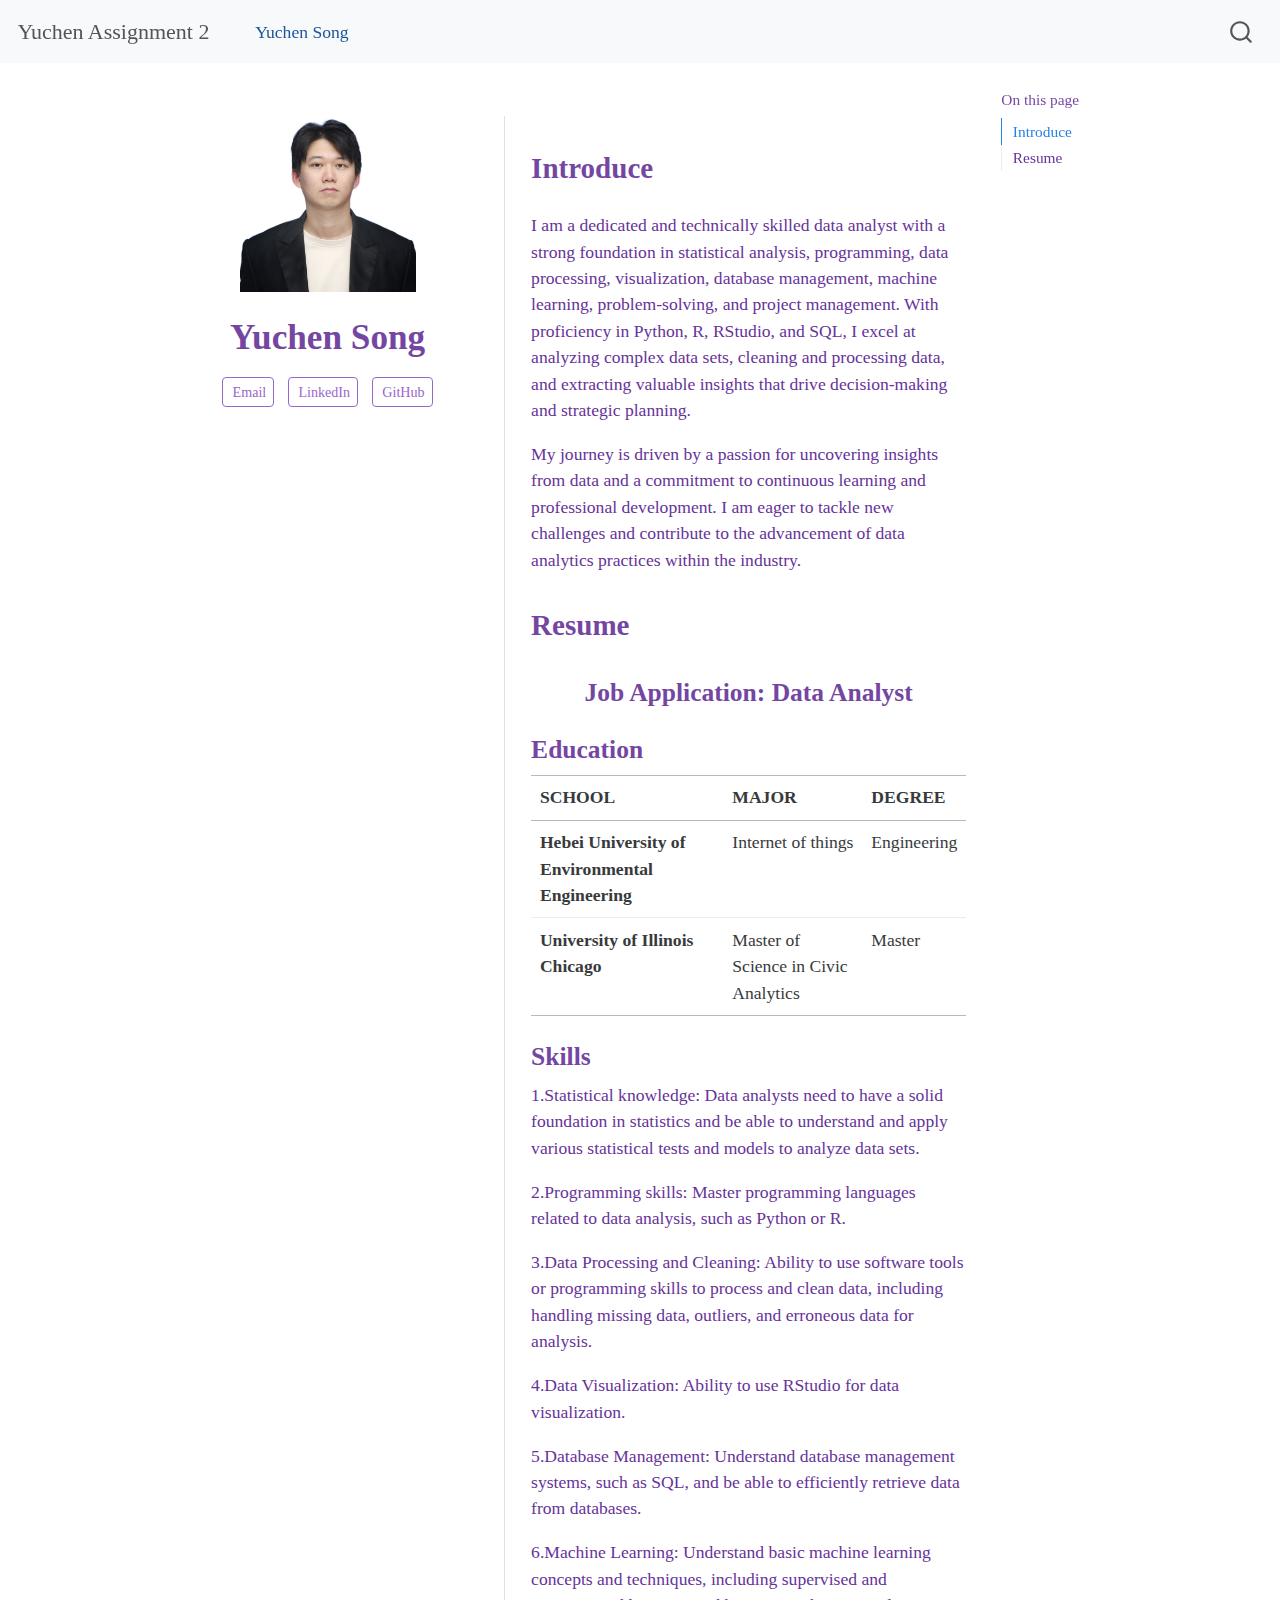
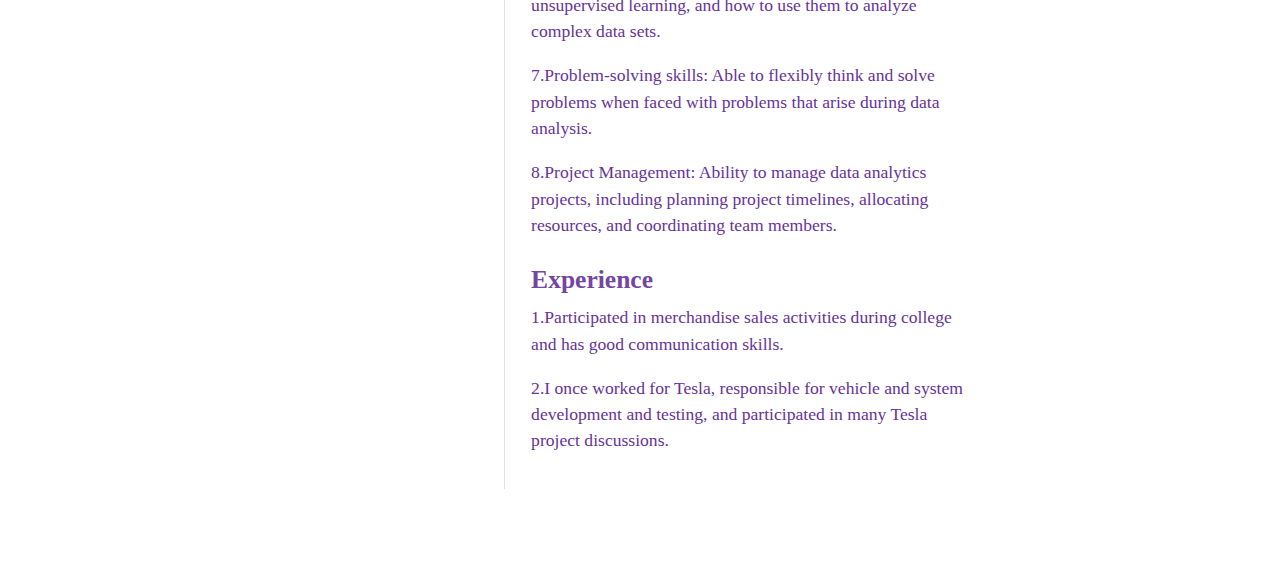
<file: docs/index.html>
<!DOCTYPE html>
<html xmlns="http://www.w3.org/1999/xhtml" lang="en" xml:lang="en"><head>

<meta charset="utf-8">
<meta name="generator" content="quarto-1.3.450">

<meta name="viewport" content="width=device-width, initial-scale=1.0, user-scalable=yes">


<title>Yuchen Assignment 2 - Yuchen Song</title>
<style>
code{white-space: pre-wrap;}
span.smallcaps{font-variant: small-caps;}
div.columns{display: flex; gap: min(4vw, 1.5em);}
div.column{flex: auto; overflow-x: auto;}
div.hanging-indent{margin-left: 1.5em; text-indent: -1.5em;}
ul.task-list{list-style: none;}
ul.task-list li input[type="checkbox"] {
  width: 0.8em;
  margin: 0 0.8em 0.2em -1em; /* quarto-specific, see https://github.com/quarto-dev/quarto-cli/issues/4556 */ 
  vertical-align: middle;
}
</style>


<script src="site_libs/quarto-nav/quarto-nav.js"></script>
<script src="site_libs/quarto-nav/headroom.min.js"></script>
<script src="site_libs/clipboard/clipboard.min.js"></script>
<script src="site_libs/quarto-search/autocomplete.umd.js"></script>
<script src="site_libs/quarto-search/fuse.min.js"></script>
<script src="site_libs/quarto-search/quarto-search.js"></script>
<meta name="quarto:offset" content="./">
<script src="site_libs/quarto-html/quarto.js"></script>
<script src="site_libs/quarto-html/popper.min.js"></script>
<script src="site_libs/quarto-html/tippy.umd.min.js"></script>
<link href="site_libs/quarto-html/tippy.css" rel="stylesheet">
<link href="site_libs/quarto-html/quarto-syntax-highlighting.css" rel="stylesheet" id="quarto-text-highlighting-styles">
<script src="site_libs/bootstrap/bootstrap.min.js"></script>
<link href="site_libs/bootstrap/bootstrap-icons.css" rel="stylesheet">
<link href="site_libs/bootstrap/bootstrap.min.css" rel="stylesheet" id="quarto-bootstrap" data-mode="light">
<script id="quarto-search-options" type="application/json">{
  "location": "navbar",
  "copy-button": false,
  "collapse-after": 3,
  "panel-placement": "end",
  "type": "overlay",
  "limit": 20,
  "language": {
    "search-no-results-text": "No results",
    "search-matching-documents-text": "matching documents",
    "search-copy-link-title": "Copy link to search",
    "search-hide-matches-text": "Hide additional matches",
    "search-more-match-text": "more match in this document",
    "search-more-matches-text": "more matches in this document",
    "search-clear-button-title": "Clear",
    "search-detached-cancel-button-title": "Cancel",
    "search-submit-button-title": "Submit",
    "search-label": "Search"
  }
}</script>


<link rel="stylesheet" href="styles.css">
</head>

<body class="nav-fixed">

<div id="quarto-search-results"></div>
  <header id="quarto-header" class="headroom fixed-top">
    <nav class="navbar navbar-expand-lg navbar-dark ">
      <div class="navbar-container container-fluid">
      <div class="navbar-brand-container">
    <a class="navbar-brand" href="./index.html">
    <span class="navbar-title">Yuchen Assignment 2</span>
    </a>
  </div>
            <div id="quarto-search" class="" title="Search"></div>
          <button class="navbar-toggler" type="button" data-bs-toggle="collapse" data-bs-target="#navbarCollapse" aria-controls="navbarCollapse" aria-expanded="false" aria-label="Toggle navigation" onclick="if (window.quartoToggleHeadroom) { window.quartoToggleHeadroom(); }">
  <span class="navbar-toggler-icon"></span>
</button>
          <div class="collapse navbar-collapse" id="navbarCollapse">
            <ul class="navbar-nav navbar-nav-scroll me-auto">
  <li class="nav-item">
    <a class="nav-link active" href="./index.html" rel="" target="" aria-current="page">
 <span class="menu-text">Yuchen Song</span></a>
  </li>  
</ul>
            <div class="quarto-navbar-tools ms-auto">
</div>
          </div> <!-- /navcollapse -->
      </div> <!-- /container-fluid -->
    </nav>
</header>
<!-- content -->
<div id="quarto-content" class="quarto-container page-columns page-rows-contents page-layout-article page-navbar">
<!-- sidebar -->
<!-- margin-sidebar -->
    <div id="quarto-margin-sidebar" class="sidebar margin-sidebar">
        <nav id="TOC" role="doc-toc" class="toc-active">
    <h2 id="toc-title">On this page</h2>
  <ul>
  <li><a href="#introduce" id="toc-introduce" class="nav-link active" data-scroll-target="#introduce">Introduce</a></li>
  <li><a href="#resume" id="toc-resume" class="nav-link" data-scroll-target="#resume">Resume</a>
  <ul class="collapse">
  <li><a href="#education" id="toc-education" class="nav-link" data-scroll-target="#education">Education</a></li>
  <li><a href="#skills" id="toc-skills" class="nav-link" data-scroll-target="#skills">Skills</a></li>
  <li><a href="#experience" id="toc-experience" class="nav-link" data-scroll-target="#experience">Experience</a></li>
  </ul></li>
  </ul>
</nav>
    </div>
<!-- main -->
<div class="quarto-about-trestles">
  <div class="about-entity">
    <img src="picture.jpg" class="about-image
  rectangle " style="width: 10em;">
<header id="title-block-header" class="quarto-title-block default">
<div class="quarto-title">
<h1 class="title">Yuchen Song</h1>
</div>
<div class="quarto-title-meta">
  </div>
</header>
    <div class="about-links">
  <a href="mailto:ysong212@uic.edu" class="about-link" rel="" target="">
    <i class="bi bi-Email"></i>
     <span class="about-link-text">Email</span>
  </a>
  <a href="https://www.linkedin.com/in/3b98132b1/" class="about-link" rel="" target="">
    <i class="bi bi-LinkedIn"></i>
     <span class="about-link-text">LinkedIn</span>
  </a>
  <a href="https://github.com/YuChenboy/Yuchen-Assignment-2" class="about-link" rel="" target="">
    <i class="bi bi-GitHub"></i>
     <span class="about-link-text">GitHub</span>
  </a>
</div>
  </div>
  <div class="about-contents"><main class="content" id="quarto-document-content">

<section id="introduce" class="level2">
<h2 data-anchor-id="introduce">Introduce</h2>
<p>I am a dedicated and technically skilled data analyst with a strong foundation in statistical analysis, programming, data processing, visualization, database management, machine learning, problem-solving, and project management. With proficiency in Python, R, RStudio, and SQL, I excel at analyzing complex data sets, cleaning and processing data, and extracting valuable insights that drive decision-making and strategic planning.</p>
<p>My journey is driven by a passion for uncovering insights from data and a commitment to continuous learning and professional development. I am eager to tackle new challenges and contribute to the advancement of data analytics practices within the industry.</p>
</section>
<section id="resume" class="level2">
<h2 data-anchor-id="resume">Resume</h2>
<style>
.center {
  text-align: center;
}
</style>
<div class="center">
<h3>
Job Application: Data Analyst
</h3>
</div>
<section id="education" class="level3">
<h3 data-anchor-id="education">Education</h3>
<table class="table">
<colgroup>
<col style="width: 50%">
<col style="width: 37%">
<col style="width: 12%">
</colgroup>
<thead>
<tr class="header">
<th>SCHOOL</th>
<th>MAJOR</th>
<th>DEGREE</th>
</tr>
</thead>
<tbody>
<tr class="odd">
<td><strong>Hebei University of Environmental Engineering</strong></td>
<td>Internet of things</td>
<td>Engineering</td>
</tr>
<tr class="even">
<td><strong>University of Illinois Chicago</strong></td>
<td>Master of Science in Civic Analytics</td>
<td>Master</td>
</tr>
</tbody>
</table>
</section>
<section id="skills" class="level3">
<h3 data-anchor-id="skills">Skills</h3>
<p>1.Statistical knowledge: Data analysts need to have a solid foundation in statistics and be able to understand and apply various statistical tests and models to analyze data sets.</p>
<p>2.Programming skills: Master programming languages related to data analysis, such as Python or R.</p>
<p>3.Data Processing and Cleaning: Ability to use software tools or programming skills to process and clean data, including handling missing data, outliers, and erroneous data for analysis.</p>
<p>4.Data Visualization: Ability to use RStudio for data visualization.</p>
<p>5.Database Management: Understand database management systems, such as SQL, and be able to efficiently retrieve data from databases.</p>
<p>6.Machine Learning: Understand basic machine learning concepts and techniques, including supervised and unsupervised learning, and how to use them to analyze complex data sets.</p>
<p>7.Problem-solving skills: Able to flexibly think and solve problems when faced with problems that arise during data analysis.</p>
<p>8.Project Management: Ability to manage data analytics projects, including planning project timelines, allocating resources, and coordinating team members.</p>
</section>
<section id="experience" class="level3">
<h3 data-anchor-id="experience">Experience</h3>
<p>1.Participated in merchandise sales activities during college and has good communication skills.</p>
<p>2.I once worked for Tesla, responsible for vehicle and system development and testing, and participated in many Tesla project discussions.</p>


</section>
</section>
</main></div>
</div>
 <!-- /main -->
<script id="quarto-html-after-body" type="application/javascript">
window.document.addEventListener("DOMContentLoaded", function (event) {
  const toggleBodyColorMode = (bsSheetEl) => {
    const mode = bsSheetEl.getAttribute("data-mode");
    const bodyEl = window.document.querySelector("body");
    if (mode === "dark") {
      bodyEl.classList.add("quarto-dark");
      bodyEl.classList.remove("quarto-light");
    } else {
      bodyEl.classList.add("quarto-light");
      bodyEl.classList.remove("quarto-dark");
    }
  }
  const toggleBodyColorPrimary = () => {
    const bsSheetEl = window.document.querySelector("link#quarto-bootstrap");
    if (bsSheetEl) {
      toggleBodyColorMode(bsSheetEl);
    }
  }
  toggleBodyColorPrimary();  
  const isCodeAnnotation = (el) => {
    for (const clz of el.classList) {
      if (clz.startsWith('code-annotation-')) {                     
        return true;
      }
    }
    return false;
  }
  const clipboard = new window.ClipboardJS('.code-copy-button', {
    text: function(trigger) {
      const codeEl = trigger.previousElementSibling.cloneNode(true);
      for (const childEl of codeEl.children) {
        if (isCodeAnnotation(childEl)) {
          childEl.remove();
        }
      }
      return codeEl.innerText;
    }
  });
  clipboard.on('success', function(e) {
    // button target
    const button = e.trigger;
    // don't keep focus
    button.blur();
    // flash "checked"
    button.classList.add('code-copy-button-checked');
    var currentTitle = button.getAttribute("title");
    button.setAttribute("title", "Copied!");
    let tooltip;
    if (window.bootstrap) {
      button.setAttribute("data-bs-toggle", "tooltip");
      button.setAttribute("data-bs-placement", "left");
      button.setAttribute("data-bs-title", "Copied!");
      tooltip = new bootstrap.Tooltip(button, 
        { trigger: "manual", 
          customClass: "code-copy-button-tooltip",
          offset: [0, -8]});
      tooltip.show();    
    }
    setTimeout(function() {
      if (tooltip) {
        tooltip.hide();
        button.removeAttribute("data-bs-title");
        button.removeAttribute("data-bs-toggle");
        button.removeAttribute("data-bs-placement");
      }
      button.setAttribute("title", currentTitle);
      button.classList.remove('code-copy-button-checked');
    }, 1000);
    // clear code selection
    e.clearSelection();
  });
  function tippyHover(el, contentFn) {
    const config = {
      allowHTML: true,
      content: contentFn,
      maxWidth: 500,
      delay: 100,
      arrow: false,
      appendTo: function(el) {
          return el.parentElement;
      },
      interactive: true,
      interactiveBorder: 10,
      theme: 'quarto',
      placement: 'bottom-start'
    };
    window.tippy(el, config); 
  }
  const noterefs = window.document.querySelectorAll('a[role="doc-noteref"]');
  for (var i=0; i<noterefs.length; i++) {
    const ref = noterefs[i];
    tippyHover(ref, function() {
      // use id or data attribute instead here
      let href = ref.getAttribute('data-footnote-href') || ref.getAttribute('href');
      try { href = new URL(href).hash; } catch {}
      const id = href.replace(/^#\/?/, "");
      const note = window.document.getElementById(id);
      return note.innerHTML;
    });
  }
      let selectedAnnoteEl;
      const selectorForAnnotation = ( cell, annotation) => {
        let cellAttr = 'data-code-cell="' + cell + '"';
        let lineAttr = 'data-code-annotation="' +  annotation + '"';
        const selector = 'span[' + cellAttr + '][' + lineAttr + ']';
        return selector;
      }
      const selectCodeLines = (annoteEl) => {
        const doc = window.document;
        const targetCell = annoteEl.getAttribute("data-target-cell");
        const targetAnnotation = annoteEl.getAttribute("data-target-annotation");
        const annoteSpan = window.document.querySelector(selectorForAnnotation(targetCell, targetAnnotation));
        const lines = annoteSpan.getAttribute("data-code-lines").split(",");
        const lineIds = lines.map((line) => {
          return targetCell + "-" + line;
        })
        let top = null;
        let height = null;
        let parent = null;
        if (lineIds.length > 0) {
            //compute the position of the single el (top and bottom and make a div)
            const el = window.document.getElementById(lineIds[0]);
            top = el.offsetTop;
            height = el.offsetHeight;
            parent = el.parentElement.parentElement;
          if (lineIds.length > 1) {
            const lastEl = window.document.getElementById(lineIds[lineIds.length - 1]);
            const bottom = lastEl.offsetTop + lastEl.offsetHeight;
            height = bottom - top;
          }
          if (top !== null && height !== null && parent !== null) {
            // cook up a div (if necessary) and position it 
            let div = window.document.getElementById("code-annotation-line-highlight");
            if (div === null) {
              div = window.document.createElement("div");
              div.setAttribute("id", "code-annotation-line-highlight");
              div.style.position = 'absolute';
              parent.appendChild(div);
            }
            div.style.top = top - 2 + "px";
            div.style.height = height + 4 + "px";
            let gutterDiv = window.document.getElementById("code-annotation-line-highlight-gutter");
            if (gutterDiv === null) {
              gutterDiv = window.document.createElement("div");
              gutterDiv.setAttribute("id", "code-annotation-line-highlight-gutter");
              gutterDiv.style.position = 'absolute';
              const codeCell = window.document.getElementById(targetCell);
              const gutter = codeCell.querySelector('.code-annotation-gutter');
              gutter.appendChild(gutterDiv);
            }
            gutterDiv.style.top = top - 2 + "px";
            gutterDiv.style.height = height + 4 + "px";
          }
          selectedAnnoteEl = annoteEl;
        }
      };
      const unselectCodeLines = () => {
        const elementsIds = ["code-annotation-line-highlight", "code-annotation-line-highlight-gutter"];
        elementsIds.forEach((elId) => {
          const div = window.document.getElementById(elId);
          if (div) {
            div.remove();
          }
        });
        selectedAnnoteEl = undefined;
      };
      // Attach click handler to the DT
      const annoteDls = window.document.querySelectorAll('dt[data-target-cell]');
      for (const annoteDlNode of annoteDls) {
        annoteDlNode.addEventListener('click', (event) => {
          const clickedEl = event.target;
          if (clickedEl !== selectedAnnoteEl) {
            unselectCodeLines();
            const activeEl = window.document.querySelector('dt[data-target-cell].code-annotation-active');
            if (activeEl) {
              activeEl.classList.remove('code-annotation-active');
            }
            selectCodeLines(clickedEl);
            clickedEl.classList.add('code-annotation-active');
          } else {
            // Unselect the line
            unselectCodeLines();
            clickedEl.classList.remove('code-annotation-active');
          }
        });
      }
  const findCites = (el) => {
    const parentEl = el.parentElement;
    if (parentEl) {
      const cites = parentEl.dataset.cites;
      if (cites) {
        return {
          el,
          cites: cites.split(' ')
        };
      } else {
        return findCites(el.parentElement)
      }
    } else {
      return undefined;
    }
  };
  var bibliorefs = window.document.querySelectorAll('a[role="doc-biblioref"]');
  for (var i=0; i<bibliorefs.length; i++) {
    const ref = bibliorefs[i];
    const citeInfo = findCites(ref);
    if (citeInfo) {
      tippyHover(citeInfo.el, function() {
        var popup = window.document.createElement('div');
        citeInfo.cites.forEach(function(cite) {
          var citeDiv = window.document.createElement('div');
          citeDiv.classList.add('hanging-indent');
          citeDiv.classList.add('csl-entry');
          var biblioDiv = window.document.getElementById('ref-' + cite);
          if (biblioDiv) {
            citeDiv.innerHTML = biblioDiv.innerHTML;
          }
          popup.appendChild(citeDiv);
        });
        return popup.innerHTML;
      });
    }
  }
});
</script>
</div> <!-- /content -->



</body></html>
</file>
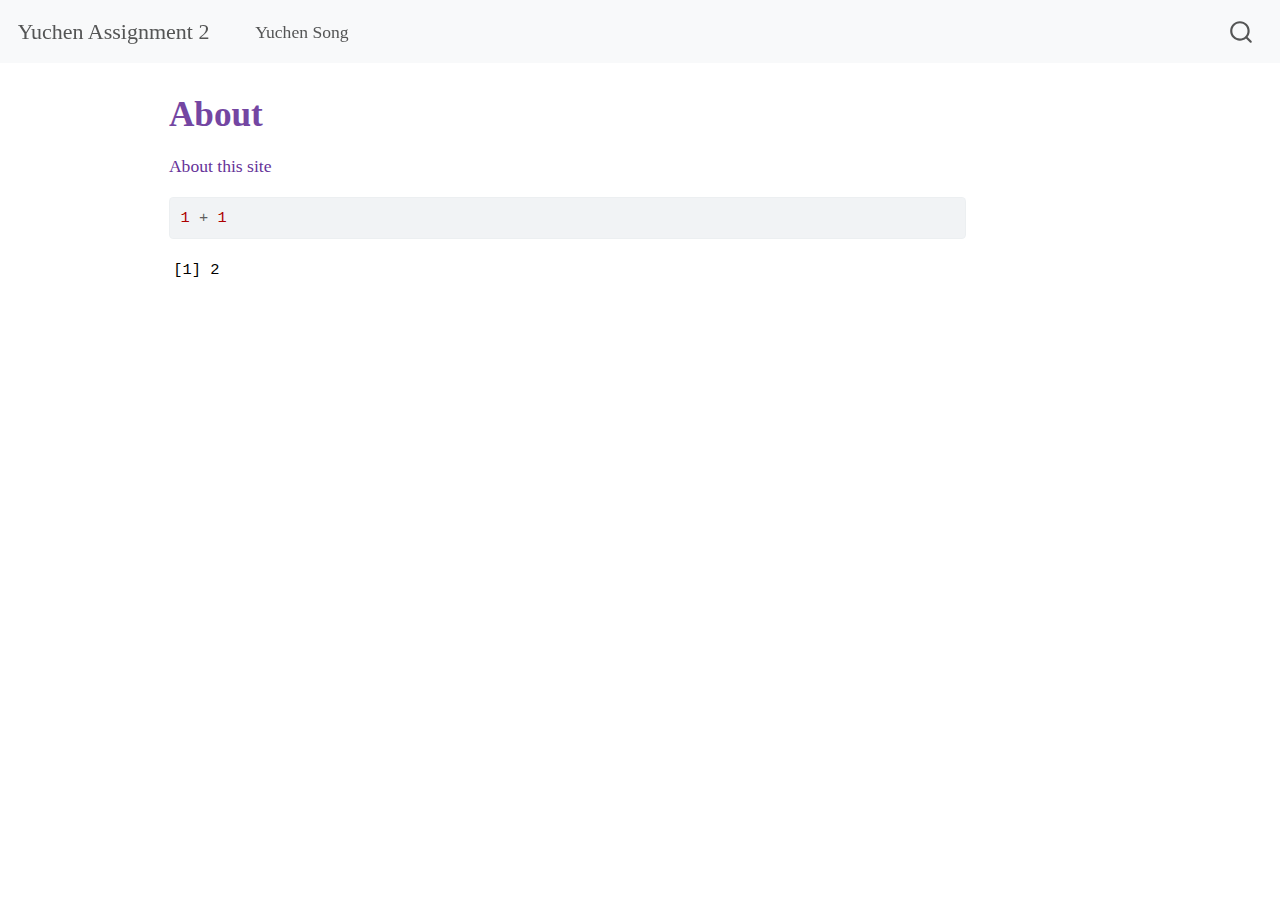
<file: docs/about.html>
<!DOCTYPE html>
<html xmlns="http://www.w3.org/1999/xhtml" lang="en" xml:lang="en"><head>

<meta charset="utf-8">
<meta name="generator" content="quarto-1.3.450">

<meta name="viewport" content="width=device-width, initial-scale=1.0, user-scalable=yes">


<title>Yuchen Assignment 2 - About</title>
<style>
code{white-space: pre-wrap;}
span.smallcaps{font-variant: small-caps;}
div.columns{display: flex; gap: min(4vw, 1.5em);}
div.column{flex: auto; overflow-x: auto;}
div.hanging-indent{margin-left: 1.5em; text-indent: -1.5em;}
ul.task-list{list-style: none;}
ul.task-list li input[type="checkbox"] {
  width: 0.8em;
  margin: 0 0.8em 0.2em -1em; /* quarto-specific, see https://github.com/quarto-dev/quarto-cli/issues/4556 */ 
  vertical-align: middle;
}
/* CSS for syntax highlighting */
pre > code.sourceCode { white-space: pre; position: relative; }
pre > code.sourceCode > span { display: inline-block; line-height: 1.25; }
pre > code.sourceCode > span:empty { height: 1.2em; }
.sourceCode { overflow: visible; }
code.sourceCode > span { color: inherit; text-decoration: inherit; }
div.sourceCode { margin: 1em 0; }
pre.sourceCode { margin: 0; }
@media screen {
div.sourceCode { overflow: auto; }
}
@media print {
pre > code.sourceCode { white-space: pre-wrap; }
pre > code.sourceCode > span { text-indent: -5em; padding-left: 5em; }
}
pre.numberSource code
  { counter-reset: source-line 0; }
pre.numberSource code > span
  { position: relative; left: -4em; counter-increment: source-line; }
pre.numberSource code > span > a:first-child::before
  { content: counter(source-line);
    position: relative; left: -1em; text-align: right; vertical-align: baseline;
    border: none; display: inline-block;
    -webkit-touch-callout: none; -webkit-user-select: none;
    -khtml-user-select: none; -moz-user-select: none;
    -ms-user-select: none; user-select: none;
    padding: 0 4px; width: 4em;
  }
pre.numberSource { margin-left: 3em;  padding-left: 4px; }
div.sourceCode
  {   }
@media screen {
pre > code.sourceCode > span > a:first-child::before { text-decoration: underline; }
}
</style>


<script src="site_libs/quarto-nav/quarto-nav.js"></script>
<script src="site_libs/quarto-nav/headroom.min.js"></script>
<script src="site_libs/clipboard/clipboard.min.js"></script>
<script src="site_libs/quarto-search/autocomplete.umd.js"></script>
<script src="site_libs/quarto-search/fuse.min.js"></script>
<script src="site_libs/quarto-search/quarto-search.js"></script>
<meta name="quarto:offset" content="./">
<script src="site_libs/quarto-html/quarto.js"></script>
<script src="site_libs/quarto-html/popper.min.js"></script>
<script src="site_libs/quarto-html/tippy.umd.min.js"></script>
<script src="site_libs/quarto-html/anchor.min.js"></script>
<link href="site_libs/quarto-html/tippy.css" rel="stylesheet">
<link href="site_libs/quarto-html/quarto-syntax-highlighting.css" rel="stylesheet" id="quarto-text-highlighting-styles">
<script src="site_libs/bootstrap/bootstrap.min.js"></script>
<link href="site_libs/bootstrap/bootstrap-icons.css" rel="stylesheet">
<link href="site_libs/bootstrap/bootstrap.min.css" rel="stylesheet" id="quarto-bootstrap" data-mode="light">
<script id="quarto-search-options" type="application/json">{
  "location": "navbar",
  "copy-button": false,
  "collapse-after": 3,
  "panel-placement": "end",
  "type": "overlay",
  "limit": 20,
  "language": {
    "search-no-results-text": "No results",
    "search-matching-documents-text": "matching documents",
    "search-copy-link-title": "Copy link to search",
    "search-hide-matches-text": "Hide additional matches",
    "search-more-match-text": "more match in this document",
    "search-more-matches-text": "more matches in this document",
    "search-clear-button-title": "Clear",
    "search-detached-cancel-button-title": "Cancel",
    "search-submit-button-title": "Submit",
    "search-label": "Search"
  }
}</script>


<link rel="stylesheet" href="styles.css">
</head>

<body class="nav-fixed">

<div id="quarto-search-results"></div>
  <header id="quarto-header" class="headroom fixed-top">
    <nav class="navbar navbar-expand-lg navbar-dark ">
      <div class="navbar-container container-fluid">
      <div class="navbar-brand-container">
    <a class="navbar-brand" href="./index.html">
    <span class="navbar-title">Yuchen Assignment 2</span>
    </a>
  </div>
            <div id="quarto-search" class="" title="Search"></div>
          <button class="navbar-toggler" type="button" data-bs-toggle="collapse" data-bs-target="#navbarCollapse" aria-controls="navbarCollapse" aria-expanded="false" aria-label="Toggle navigation" onclick="if (window.quartoToggleHeadroom) { window.quartoToggleHeadroom(); }">
  <span class="navbar-toggler-icon"></span>
</button>
          <div class="collapse navbar-collapse" id="navbarCollapse">
            <ul class="navbar-nav navbar-nav-scroll me-auto">
  <li class="nav-item">
    <a class="nav-link" href="./index.html" rel="" target="">
 <span class="menu-text">Yuchen Song</span></a>
  </li>  
</ul>
            <div class="quarto-navbar-tools ms-auto">
</div>
          </div> <!-- /navcollapse -->
      </div> <!-- /container-fluid -->
    </nav>
</header>
<!-- content -->
<div id="quarto-content" class="quarto-container page-columns page-rows-contents page-layout-article page-navbar">
<!-- sidebar -->
<!-- margin-sidebar -->
    <div id="quarto-margin-sidebar" class="sidebar margin-sidebar">
        
    </div>
<!-- main -->
<main class="content" id="quarto-document-content">

<header id="title-block-header" class="quarto-title-block default">
<div class="quarto-title">
<h1 class="title">About</h1>
</div>



<div class="quarto-title-meta">

    
  
    
  </div>
  

</header>

<p>About this site</p>
<div class="cell">
<div class="sourceCode cell-code" id="cb1"><pre class="sourceCode r code-with-copy"><code class="sourceCode r"><span id="cb1-1"><a href="#cb1-1" aria-hidden="true" tabindex="-1"></a><span class="dv">1</span> <span class="sc">+</span> <span class="dv">1</span></span></code><button title="Copy to Clipboard" class="code-copy-button"><i class="bi"></i></button></pre></div>
<div class="cell-output cell-output-stdout">
<pre><code>[1] 2</code></pre>
</div>
</div>



</main> <!-- /main -->
<script id="quarto-html-after-body" type="application/javascript">
window.document.addEventListener("DOMContentLoaded", function (event) {
  const toggleBodyColorMode = (bsSheetEl) => {
    const mode = bsSheetEl.getAttribute("data-mode");
    const bodyEl = window.document.querySelector("body");
    if (mode === "dark") {
      bodyEl.classList.add("quarto-dark");
      bodyEl.classList.remove("quarto-light");
    } else {
      bodyEl.classList.add("quarto-light");
      bodyEl.classList.remove("quarto-dark");
    }
  }
  const toggleBodyColorPrimary = () => {
    const bsSheetEl = window.document.querySelector("link#quarto-bootstrap");
    if (bsSheetEl) {
      toggleBodyColorMode(bsSheetEl);
    }
  }
  toggleBodyColorPrimary();  
  const icon = "";
  const anchorJS = new window.AnchorJS();
  anchorJS.options = {
    placement: 'right',
    icon: icon
  };
  anchorJS.add('.anchored');
  const isCodeAnnotation = (el) => {
    for (const clz of el.classList) {
      if (clz.startsWith('code-annotation-')) {                     
        return true;
      }
    }
    return false;
  }
  const clipboard = new window.ClipboardJS('.code-copy-button', {
    text: function(trigger) {
      const codeEl = trigger.previousElementSibling.cloneNode(true);
      for (const childEl of codeEl.children) {
        if (isCodeAnnotation(childEl)) {
          childEl.remove();
        }
      }
      return codeEl.innerText;
    }
  });
  clipboard.on('success', function(e) {
    // button target
    const button = e.trigger;
    // don't keep focus
    button.blur();
    // flash "checked"
    button.classList.add('code-copy-button-checked');
    var currentTitle = button.getAttribute("title");
    button.setAttribute("title", "Copied!");
    let tooltip;
    if (window.bootstrap) {
      button.setAttribute("data-bs-toggle", "tooltip");
      button.setAttribute("data-bs-placement", "left");
      button.setAttribute("data-bs-title", "Copied!");
      tooltip = new bootstrap.Tooltip(button, 
        { trigger: "manual", 
          customClass: "code-copy-button-tooltip",
          offset: [0, -8]});
      tooltip.show();    
    }
    setTimeout(function() {
      if (tooltip) {
        tooltip.hide();
        button.removeAttribute("data-bs-title");
        button.removeAttribute("data-bs-toggle");
        button.removeAttribute("data-bs-placement");
      }
      button.setAttribute("title", currentTitle);
      button.classList.remove('code-copy-button-checked');
    }, 1000);
    // clear code selection
    e.clearSelection();
  });
  function tippyHover(el, contentFn) {
    const config = {
      allowHTML: true,
      content: contentFn,
      maxWidth: 500,
      delay: 100,
      arrow: false,
      appendTo: function(el) {
          return el.parentElement;
      },
      interactive: true,
      interactiveBorder: 10,
      theme: 'quarto',
      placement: 'bottom-start'
    };
    window.tippy(el, config); 
  }
  const noterefs = window.document.querySelectorAll('a[role="doc-noteref"]');
  for (var i=0; i<noterefs.length; i++) {
    const ref = noterefs[i];
    tippyHover(ref, function() {
      // use id or data attribute instead here
      let href = ref.getAttribute('data-footnote-href') || ref.getAttribute('href');
      try { href = new URL(href).hash; } catch {}
      const id = href.replace(/^#\/?/, "");
      const note = window.document.getElementById(id);
      return note.innerHTML;
    });
  }
      let selectedAnnoteEl;
      const selectorForAnnotation = ( cell, annotation) => {
        let cellAttr = 'data-code-cell="' + cell + '"';
        let lineAttr = 'data-code-annotation="' +  annotation + '"';
        const selector = 'span[' + cellAttr + '][' + lineAttr + ']';
        return selector;
      }
      const selectCodeLines = (annoteEl) => {
        const doc = window.document;
        const targetCell = annoteEl.getAttribute("data-target-cell");
        const targetAnnotation = annoteEl.getAttribute("data-target-annotation");
        const annoteSpan = window.document.querySelector(selectorForAnnotation(targetCell, targetAnnotation));
        const lines = annoteSpan.getAttribute("data-code-lines").split(",");
        const lineIds = lines.map((line) => {
          return targetCell + "-" + line;
        })
        let top = null;
        let height = null;
        let parent = null;
        if (lineIds.length > 0) {
            //compute the position of the single el (top and bottom and make a div)
            const el = window.document.getElementById(lineIds[0]);
            top = el.offsetTop;
            height = el.offsetHeight;
            parent = el.parentElement.parentElement;
          if (lineIds.length > 1) {
            const lastEl = window.document.getElementById(lineIds[lineIds.length - 1]);
            const bottom = lastEl.offsetTop + lastEl.offsetHeight;
            height = bottom - top;
          }
          if (top !== null && height !== null && parent !== null) {
            // cook up a div (if necessary) and position it 
            let div = window.document.getElementById("code-annotation-line-highlight");
            if (div === null) {
              div = window.document.createElement("div");
              div.setAttribute("id", "code-annotation-line-highlight");
              div.style.position = 'absolute';
              parent.appendChild(div);
            }
            div.style.top = top - 2 + "px";
            div.style.height = height + 4 + "px";
            let gutterDiv = window.document.getElementById("code-annotation-line-highlight-gutter");
            if (gutterDiv === null) {
              gutterDiv = window.document.createElement("div");
              gutterDiv.setAttribute("id", "code-annotation-line-highlight-gutter");
              gutterDiv.style.position = 'absolute';
              const codeCell = window.document.getElementById(targetCell);
              const gutter = codeCell.querySelector('.code-annotation-gutter');
              gutter.appendChild(gutterDiv);
            }
            gutterDiv.style.top = top - 2 + "px";
            gutterDiv.style.height = height + 4 + "px";
          }
          selectedAnnoteEl = annoteEl;
        }
      };
      const unselectCodeLines = () => {
        const elementsIds = ["code-annotation-line-highlight", "code-annotation-line-highlight-gutter"];
        elementsIds.forEach((elId) => {
          const div = window.document.getElementById(elId);
          if (div) {
            div.remove();
          }
        });
        selectedAnnoteEl = undefined;
      };
      // Attach click handler to the DT
      const annoteDls = window.document.querySelectorAll('dt[data-target-cell]');
      for (const annoteDlNode of annoteDls) {
        annoteDlNode.addEventListener('click', (event) => {
          const clickedEl = event.target;
          if (clickedEl !== selectedAnnoteEl) {
            unselectCodeLines();
            const activeEl = window.document.querySelector('dt[data-target-cell].code-annotation-active');
            if (activeEl) {
              activeEl.classList.remove('code-annotation-active');
            }
            selectCodeLines(clickedEl);
            clickedEl.classList.add('code-annotation-active');
          } else {
            // Unselect the line
            unselectCodeLines();
            clickedEl.classList.remove('code-annotation-active');
          }
        });
      }
  const findCites = (el) => {
    const parentEl = el.parentElement;
    if (parentEl) {
      const cites = parentEl.dataset.cites;
      if (cites) {
        return {
          el,
          cites: cites.split(' ')
        };
      } else {
        return findCites(el.parentElement)
      }
    } else {
      return undefined;
    }
  };
  var bibliorefs = window.document.querySelectorAll('a[role="doc-biblioref"]');
  for (var i=0; i<bibliorefs.length; i++) {
    const ref = bibliorefs[i];
    const citeInfo = findCites(ref);
    if (citeInfo) {
      tippyHover(citeInfo.el, function() {
        var popup = window.document.createElement('div');
        citeInfo.cites.forEach(function(cite) {
          var citeDiv = window.document.createElement('div');
          citeDiv.classList.add('hanging-indent');
          citeDiv.classList.add('csl-entry');
          var biblioDiv = window.document.getElementById('ref-' + cite);
          if (biblioDiv) {
            citeDiv.innerHTML = biblioDiv.innerHTML;
          }
          popup.appendChild(citeDiv);
        });
        return popup.innerHTML;
      });
    }
  }
});
</script>
</div> <!-- /content -->



</body></html>
</file>
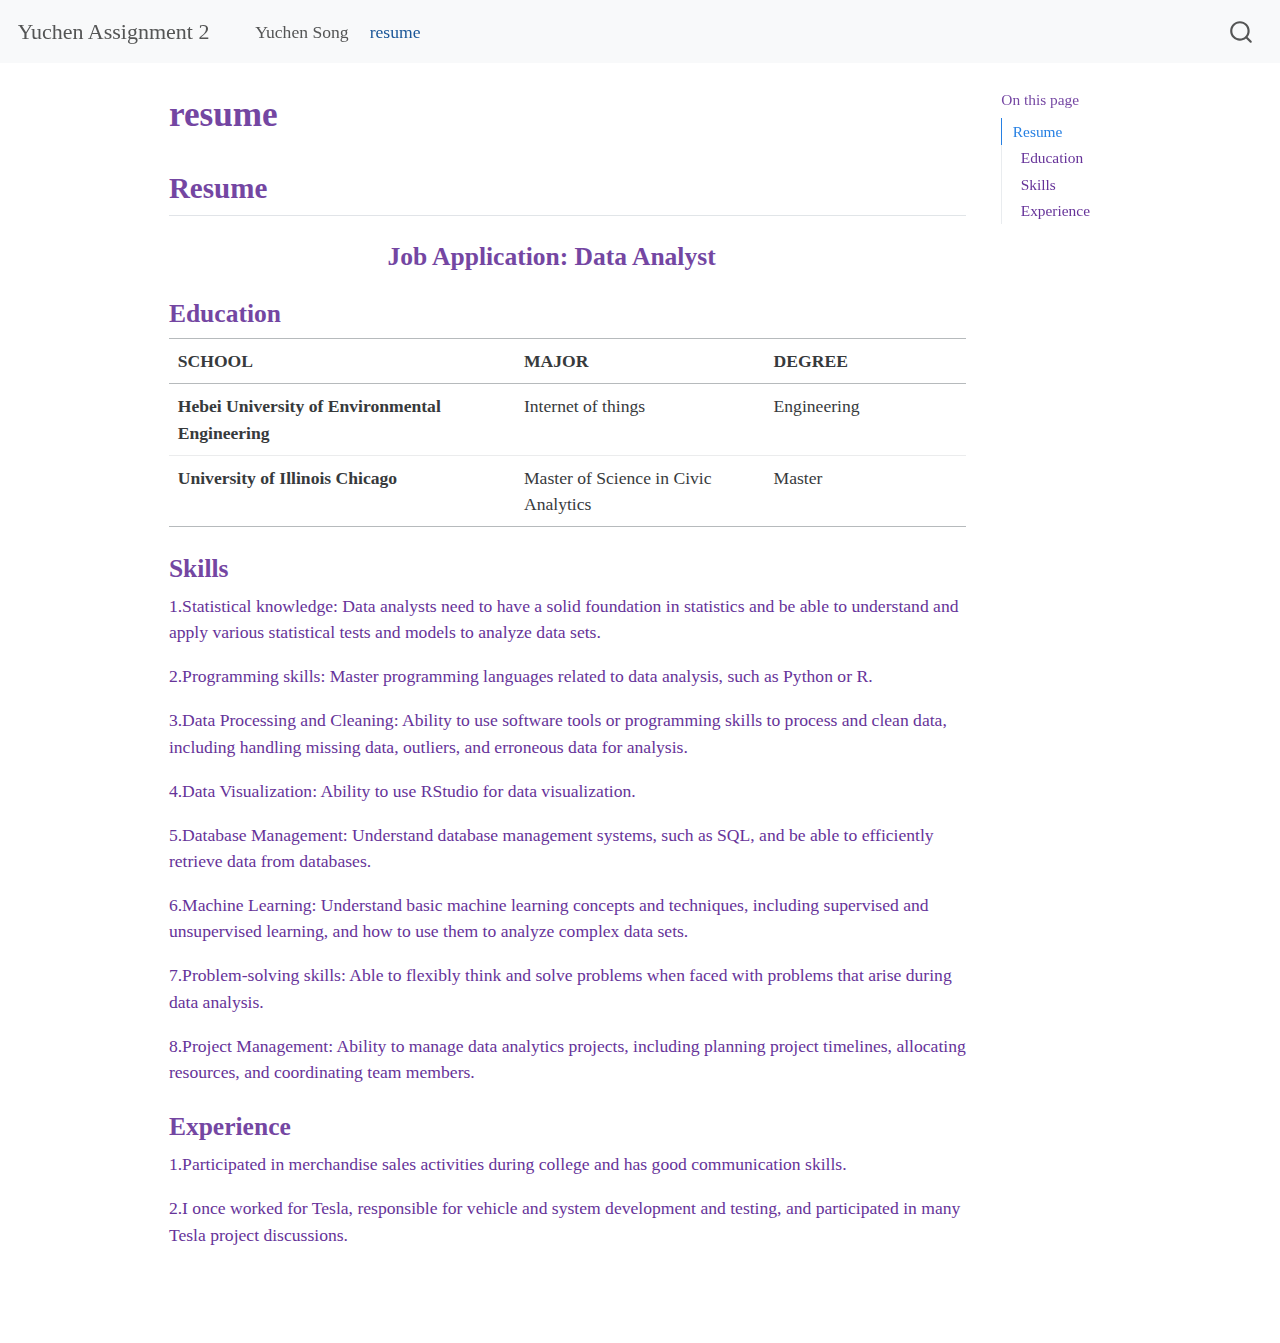
<file: docs/resume.html>
<!DOCTYPE html>
<html xmlns="http://www.w3.org/1999/xhtml" lang="en" xml:lang="en"><head>

<meta charset="utf-8">
<meta name="generator" content="quarto-1.3.450">

<meta name="viewport" content="width=device-width, initial-scale=1.0, user-scalable=yes">


<title>Yuchen Assignment 2 - resume</title>
<style>
code{white-space: pre-wrap;}
span.smallcaps{font-variant: small-caps;}
div.columns{display: flex; gap: min(4vw, 1.5em);}
div.column{flex: auto; overflow-x: auto;}
div.hanging-indent{margin-left: 1.5em; text-indent: -1.5em;}
ul.task-list{list-style: none;}
ul.task-list li input[type="checkbox"] {
  width: 0.8em;
  margin: 0 0.8em 0.2em -1em; /* quarto-specific, see https://github.com/quarto-dev/quarto-cli/issues/4556 */ 
  vertical-align: middle;
}
</style>


<script src="site_libs/quarto-nav/quarto-nav.js"></script>
<script src="site_libs/quarto-nav/headroom.min.js"></script>
<script src="site_libs/clipboard/clipboard.min.js"></script>
<script src="site_libs/quarto-search/autocomplete.umd.js"></script>
<script src="site_libs/quarto-search/fuse.min.js"></script>
<script src="site_libs/quarto-search/quarto-search.js"></script>
<meta name="quarto:offset" content="./">
<script src="site_libs/quarto-html/quarto.js"></script>
<script src="site_libs/quarto-html/popper.min.js"></script>
<script src="site_libs/quarto-html/tippy.umd.min.js"></script>
<script src="site_libs/quarto-html/anchor.min.js"></script>
<link href="site_libs/quarto-html/tippy.css" rel="stylesheet">
<link href="site_libs/quarto-html/quarto-syntax-highlighting.css" rel="stylesheet" id="quarto-text-highlighting-styles">
<script src="site_libs/bootstrap/bootstrap.min.js"></script>
<link href="site_libs/bootstrap/bootstrap-icons.css" rel="stylesheet">
<link href="site_libs/bootstrap/bootstrap.min.css" rel="stylesheet" id="quarto-bootstrap" data-mode="light">
<script id="quarto-search-options" type="application/json">{
  "location": "navbar",
  "copy-button": false,
  "collapse-after": 3,
  "panel-placement": "end",
  "type": "overlay",
  "limit": 20,
  "language": {
    "search-no-results-text": "No results",
    "search-matching-documents-text": "matching documents",
    "search-copy-link-title": "Copy link to search",
    "search-hide-matches-text": "Hide additional matches",
    "search-more-match-text": "more match in this document",
    "search-more-matches-text": "more matches in this document",
    "search-clear-button-title": "Clear",
    "search-detached-cancel-button-title": "Cancel",
    "search-submit-button-title": "Submit",
    "search-label": "Search"
  }
}</script>


<link rel="stylesheet" href="styles.css">
</head>

<body class="nav-fixed">

<div id="quarto-search-results"></div>
  <header id="quarto-header" class="headroom fixed-top">
    <nav class="navbar navbar-expand-lg navbar-dark ">
      <div class="navbar-container container-fluid">
      <div class="navbar-brand-container">
    <a class="navbar-brand" href="./index.html">
    <span class="navbar-title">Yuchen Assignment 2</span>
    </a>
  </div>
            <div id="quarto-search" class="" title="Search"></div>
          <button class="navbar-toggler" type="button" data-bs-toggle="collapse" data-bs-target="#navbarCollapse" aria-controls="navbarCollapse" aria-expanded="false" aria-label="Toggle navigation" onclick="if (window.quartoToggleHeadroom) { window.quartoToggleHeadroom(); }">
  <span class="navbar-toggler-icon"></span>
</button>
          <div class="collapse navbar-collapse" id="navbarCollapse">
            <ul class="navbar-nav navbar-nav-scroll me-auto">
  <li class="nav-item">
    <a class="nav-link" href="./index.html" rel="" target="">
 <span class="menu-text">Yuchen Song</span></a>
  </li>  
  <li class="nav-item">
    <a class="nav-link active" href="./resume.html" rel="" target="" aria-current="page">
 <span class="menu-text">resume</span></a>
  </li>  
</ul>
            <div class="quarto-navbar-tools ms-auto">
</div>
          </div> <!-- /navcollapse -->
      </div> <!-- /container-fluid -->
    </nav>
</header>
<!-- content -->
<div id="quarto-content" class="quarto-container page-columns page-rows-contents page-layout-article page-navbar">
<!-- sidebar -->
<!-- margin-sidebar -->
    <div id="quarto-margin-sidebar" class="sidebar margin-sidebar">
        <nav id="TOC" role="doc-toc" class="toc-active">
    <h2 id="toc-title">On this page</h2>
   
  <ul>
  <li><a href="#resume" id="toc-resume" class="nav-link active" data-scroll-target="#resume">Resume</a>
  <ul class="collapse">
  <li><a href="#education" id="toc-education" class="nav-link" data-scroll-target="#education">Education</a></li>
  <li><a href="#skills" id="toc-skills" class="nav-link" data-scroll-target="#skills">Skills</a></li>
  <li><a href="#experience" id="toc-experience" class="nav-link" data-scroll-target="#experience">Experience</a></li>
  </ul></li>
  </ul>
</nav>
    </div>
<!-- main -->
<main class="content" id="quarto-document-content">

<header id="title-block-header" class="quarto-title-block default">
<div class="quarto-title">
<h1 class="title">resume</h1>
</div>



<div class="quarto-title-meta">

    
  
    
  </div>
  

</header>

<section id="resume" class="level2">
<h2 class="anchored" data-anchor-id="resume">Resume</h2>


<style>
.center {
  text-align: center;
}
</style>


<div class="center">
<h3 class="anchored">
Job Application: Data Analyst
</h3>
</div>
<section id="education" class="level3">
<h3 class="anchored" data-anchor-id="education">Education</h3>
<table class="table">
<colgroup>
<col style="width: 43%">
<col style="width: 31%">
<col style="width: 25%">
</colgroup>
<thead>
<tr class="header">
<th>SCHOOL</th>
<th>MAJOR</th>
<th>DEGREE</th>
</tr>
</thead>
<tbody>
<tr class="odd">
<td><strong>Hebei University of Environmental Engineering</strong></td>
<td>Internet of things</td>
<td>Engineering</td>
</tr>
<tr class="even">
<td><strong>University of Illinois Chicago</strong></td>
<td>Master of Science in Civic Analytics</td>
<td>Master</td>
</tr>
</tbody>
</table>
</section>
<section id="skills" class="level3">
<h3 class="anchored" data-anchor-id="skills">Skills</h3>
<p>1.Statistical knowledge: Data analysts need to have a solid foundation in statistics and be able to understand and apply various statistical tests and models to analyze data sets.</p>
<p>2.Programming skills: Master programming languages related to data analysis, such as Python or R.</p>
<p>3.Data Processing and Cleaning: Ability to use software tools or programming skills to process and clean data, including handling missing data, outliers, and erroneous data for analysis.</p>
<p>4.Data Visualization: Ability to use RStudio for data visualization.</p>
<p>5.Database Management: Understand database management systems, such as SQL, and be able to efficiently retrieve data from databases.</p>
<p>6.Machine Learning: Understand basic machine learning concepts and techniques, including supervised and unsupervised learning, and how to use them to analyze complex data sets.</p>
<p>7.Problem-solving skills: Able to flexibly think and solve problems when faced with problems that arise during data analysis.</p>
<p>8.Project Management: Ability to manage data analytics projects, including planning project timelines, allocating resources, and coordinating team members.</p>
</section>
<section id="experience" class="level3">
<h3 class="anchored" data-anchor-id="experience">Experience</h3>
<p>1.Participated in merchandise sales activities during college and has good communication skills.</p>
<p>2.I once worked for Tesla, responsible for vehicle and system development and testing, and participated in many Tesla project discussions.</p>


</section>
</section>

</main> <!-- /main -->
<script id="quarto-html-after-body" type="application/javascript">
window.document.addEventListener("DOMContentLoaded", function (event) {
  const toggleBodyColorMode = (bsSheetEl) => {
    const mode = bsSheetEl.getAttribute("data-mode");
    const bodyEl = window.document.querySelector("body");
    if (mode === "dark") {
      bodyEl.classList.add("quarto-dark");
      bodyEl.classList.remove("quarto-light");
    } else {
      bodyEl.classList.add("quarto-light");
      bodyEl.classList.remove("quarto-dark");
    }
  }
  const toggleBodyColorPrimary = () => {
    const bsSheetEl = window.document.querySelector("link#quarto-bootstrap");
    if (bsSheetEl) {
      toggleBodyColorMode(bsSheetEl);
    }
  }
  toggleBodyColorPrimary();  
  const icon = "";
  const anchorJS = new window.AnchorJS();
  anchorJS.options = {
    placement: 'right',
    icon: icon
  };
  anchorJS.add('.anchored');
  const isCodeAnnotation = (el) => {
    for (const clz of el.classList) {
      if (clz.startsWith('code-annotation-')) {                     
        return true;
      }
    }
    return false;
  }
  const clipboard = new window.ClipboardJS('.code-copy-button', {
    text: function(trigger) {
      const codeEl = trigger.previousElementSibling.cloneNode(true);
      for (const childEl of codeEl.children) {
        if (isCodeAnnotation(childEl)) {
          childEl.remove();
        }
      }
      return codeEl.innerText;
    }
  });
  clipboard.on('success', function(e) {
    // button target
    const button = e.trigger;
    // don't keep focus
    button.blur();
    // flash "checked"
    button.classList.add('code-copy-button-checked');
    var currentTitle = button.getAttribute("title");
    button.setAttribute("title", "Copied!");
    let tooltip;
    if (window.bootstrap) {
      button.setAttribute("data-bs-toggle", "tooltip");
      button.setAttribute("data-bs-placement", "left");
      button.setAttribute("data-bs-title", "Copied!");
      tooltip = new bootstrap.Tooltip(button, 
        { trigger: "manual", 
          customClass: "code-copy-button-tooltip",
          offset: [0, -8]});
      tooltip.show();    
    }
    setTimeout(function() {
      if (tooltip) {
        tooltip.hide();
        button.removeAttribute("data-bs-title");
        button.removeAttribute("data-bs-toggle");
        button.removeAttribute("data-bs-placement");
      }
      button.setAttribute("title", currentTitle);
      button.classList.remove('code-copy-button-checked');
    }, 1000);
    // clear code selection
    e.clearSelection();
  });
  function tippyHover(el, contentFn) {
    const config = {
      allowHTML: true,
      content: contentFn,
      maxWidth: 500,
      delay: 100,
      arrow: false,
      appendTo: function(el) {
          return el.parentElement;
      },
      interactive: true,
      interactiveBorder: 10,
      theme: 'quarto',
      placement: 'bottom-start'
    };
    window.tippy(el, config); 
  }
  const noterefs = window.document.querySelectorAll('a[role="doc-noteref"]');
  for (var i=0; i<noterefs.length; i++) {
    const ref = noterefs[i];
    tippyHover(ref, function() {
      // use id or data attribute instead here
      let href = ref.getAttribute('data-footnote-href') || ref.getAttribute('href');
      try { href = new URL(href).hash; } catch {}
      const id = href.replace(/^#\/?/, "");
      const note = window.document.getElementById(id);
      return note.innerHTML;
    });
  }
      let selectedAnnoteEl;
      const selectorForAnnotation = ( cell, annotation) => {
        let cellAttr = 'data-code-cell="' + cell + '"';
        let lineAttr = 'data-code-annotation="' +  annotation + '"';
        const selector = 'span[' + cellAttr + '][' + lineAttr + ']';
        return selector;
      }
      const selectCodeLines = (annoteEl) => {
        const doc = window.document;
        const targetCell = annoteEl.getAttribute("data-target-cell");
        const targetAnnotation = annoteEl.getAttribute("data-target-annotation");
        const annoteSpan = window.document.querySelector(selectorForAnnotation(targetCell, targetAnnotation));
        const lines = annoteSpan.getAttribute("data-code-lines").split(",");
        const lineIds = lines.map((line) => {
          return targetCell + "-" + line;
        })
        let top = null;
        let height = null;
        let parent = null;
        if (lineIds.length > 0) {
            //compute the position of the single el (top and bottom and make a div)
            const el = window.document.getElementById(lineIds[0]);
            top = el.offsetTop;
            height = el.offsetHeight;
            parent = el.parentElement.parentElement;
          if (lineIds.length > 1) {
            const lastEl = window.document.getElementById(lineIds[lineIds.length - 1]);
            const bottom = lastEl.offsetTop + lastEl.offsetHeight;
            height = bottom - top;
          }
          if (top !== null && height !== null && parent !== null) {
            // cook up a div (if necessary) and position it 
            let div = window.document.getElementById("code-annotation-line-highlight");
            if (div === null) {
              div = window.document.createElement("div");
              div.setAttribute("id", "code-annotation-line-highlight");
              div.style.position = 'absolute';
              parent.appendChild(div);
            }
            div.style.top = top - 2 + "px";
            div.style.height = height + 4 + "px";
            let gutterDiv = window.document.getElementById("code-annotation-line-highlight-gutter");
            if (gutterDiv === null) {
              gutterDiv = window.document.createElement("div");
              gutterDiv.setAttribute("id", "code-annotation-line-highlight-gutter");
              gutterDiv.style.position = 'absolute';
              const codeCell = window.document.getElementById(targetCell);
              const gutter = codeCell.querySelector('.code-annotation-gutter');
              gutter.appendChild(gutterDiv);
            }
            gutterDiv.style.top = top - 2 + "px";
            gutterDiv.style.height = height + 4 + "px";
          }
          selectedAnnoteEl = annoteEl;
        }
      };
      const unselectCodeLines = () => {
        const elementsIds = ["code-annotation-line-highlight", "code-annotation-line-highlight-gutter"];
        elementsIds.forEach((elId) => {
          const div = window.document.getElementById(elId);
          if (div) {
            div.remove();
          }
        });
        selectedAnnoteEl = undefined;
      };
      // Attach click handler to the DT
      const annoteDls = window.document.querySelectorAll('dt[data-target-cell]');
      for (const annoteDlNode of annoteDls) {
        annoteDlNode.addEventListener('click', (event) => {
          const clickedEl = event.target;
          if (clickedEl !== selectedAnnoteEl) {
            unselectCodeLines();
            const activeEl = window.document.querySelector('dt[data-target-cell].code-annotation-active');
            if (activeEl) {
              activeEl.classList.remove('code-annotation-active');
            }
            selectCodeLines(clickedEl);
            clickedEl.classList.add('code-annotation-active');
          } else {
            // Unselect the line
            unselectCodeLines();
            clickedEl.classList.remove('code-annotation-active');
          }
        });
      }
  const findCites = (el) => {
    const parentEl = el.parentElement;
    if (parentEl) {
      const cites = parentEl.dataset.cites;
      if (cites) {
        return {
          el,
          cites: cites.split(' ')
        };
      } else {
        return findCites(el.parentElement)
      }
    } else {
      return undefined;
    }
  };
  var bibliorefs = window.document.querySelectorAll('a[role="doc-biblioref"]');
  for (var i=0; i<bibliorefs.length; i++) {
    const ref = bibliorefs[i];
    const citeInfo = findCites(ref);
    if (citeInfo) {
      tippyHover(citeInfo.el, function() {
        var popup = window.document.createElement('div');
        citeInfo.cites.forEach(function(cite) {
          var citeDiv = window.document.createElement('div');
          citeDiv.classList.add('hanging-indent');
          citeDiv.classList.add('csl-entry');
          var biblioDiv = window.document.getElementById('ref-' + cite);
          if (biblioDiv) {
            citeDiv.innerHTML = biblioDiv.innerHTML;
          }
          popup.appendChild(citeDiv);
        });
        return popup.innerHTML;
      });
    }
  }
});
</script>
</div> <!-- /content -->



</body></html>
</file>
<file: docs/site_libs/quarto-html/tippy.css>
.tippy-box[data-animation=fade][data-state=hidden]{opacity:0}[data-tippy-root]{max-width:calc(100vw - 10px)}.tippy-box{position:relative;background-color:#333;color:#fff;border-radius:4px;font-size:14px;line-height:1.4;white-space:normal;outline:0;transition-property:transform,visibility,opacity}.tippy-box[data-placement^=top]>.tippy-arrow{bottom:0}.tippy-box[data-placement^=top]>.tippy-arrow:before{bottom:-7px;left:0;border-width:8px 8px 0;border-top-color:initial;transform-origin:center top}.tippy-box[data-placement^=bottom]>.tippy-arrow{top:0}.tippy-box[data-placement^=bottom]>.tippy-arrow:before{top:-7px;left:0;border-width:0 8px 8px;border-bottom-color:initial;transform-origin:center bottom}.tippy-box[data-placement^=left]>.tippy-arrow{right:0}.tippy-box[data-placement^=left]>.tippy-arrow:before{border-width:8px 0 8px 8px;border-left-color:initial;right:-7px;transform-origin:center left}.tippy-box[data-placement^=right]>.tippy-arrow{left:0}.tippy-box[data-placement^=right]>.tippy-arrow:before{left:-7px;border-width:8px 8px 8px 0;border-right-color:initial;transform-origin:center right}.tippy-box[data-inertia][data-state=visible]{transition-timing-function:cubic-bezier(.54,1.5,.38,1.11)}.tippy-arrow{width:16px;height:16px;color:#333}.tippy-arrow:before{content:"";position:absolute;border-color:transparent;border-style:solid}.tippy-content{position:relative;padding:5px 9px;z-index:1}
</file>
<file: docs/site_libs/quarto-html/quarto-syntax-highlighting.css>
/* quarto syntax highlight colors */
:root {
  --quarto-hl-ot-color: #003B4F;
  --quarto-hl-at-color: #657422;
  --quarto-hl-ss-color: #20794D;
  --quarto-hl-an-color: #5E5E5E;
  --quarto-hl-fu-color: #4758AB;
  --quarto-hl-st-color: #20794D;
  --quarto-hl-cf-color: #003B4F;
  --quarto-hl-op-color: #5E5E5E;
  --quarto-hl-er-color: #AD0000;
  --quarto-hl-bn-color: #AD0000;
  --quarto-hl-al-color: #AD0000;
  --quarto-hl-va-color: #111111;
  --quarto-hl-bu-color: inherit;
  --quarto-hl-ex-color: inherit;
  --quarto-hl-pp-color: #AD0000;
  --quarto-hl-in-color: #5E5E5E;
  --quarto-hl-vs-color: #20794D;
  --quarto-hl-wa-color: #5E5E5E;
  --quarto-hl-do-color: #5E5E5E;
  --quarto-hl-im-color: #00769E;
  --quarto-hl-ch-color: #20794D;
  --quarto-hl-dt-color: #AD0000;
  --quarto-hl-fl-color: #AD0000;
  --quarto-hl-co-color: #5E5E5E;
  --quarto-hl-cv-color: #5E5E5E;
  --quarto-hl-cn-color: #8f5902;
  --quarto-hl-sc-color: #5E5E5E;
  --quarto-hl-dv-color: #AD0000;
  --quarto-hl-kw-color: #003B4F;
}

/* other quarto variables */
:root {
  --quarto-font-monospace: SFMono-Regular, Menlo, Monaco, Consolas, "Liberation Mono", "Courier New", monospace;
}

pre > code.sourceCode > span {
  color: #003B4F;
}

code span {
  color: #003B4F;
}

code.sourceCode > span {
  color: #003B4F;
}

div.sourceCode,
div.sourceCode pre.sourceCode {
  color: #003B4F;
}

code span.ot {
  color: #003B4F;
  font-style: inherit;
}

code span.at {
  color: #657422;
  font-style: inherit;
}

code span.ss {
  color: #20794D;
  font-style: inherit;
}

code span.an {
  color: #5E5E5E;
  font-style: inherit;
}

code span.fu {
  color: #4758AB;
  font-style: inherit;
}

code span.st {
  color: #20794D;
  font-style: inherit;
}

code span.cf {
  color: #003B4F;
  font-style: inherit;
}

code span.op {
  color: #5E5E5E;
  font-style: inherit;
}

code span.er {
  color: #AD0000;
  font-style: inherit;
}

code span.bn {
  color: #AD0000;
  font-style: inherit;
}

code span.al {
  color: #AD0000;
  font-style: inherit;
}

code span.va {
  color: #111111;
  font-style: inherit;
}

code span.bu {
  font-style: inherit;
}

code span.ex {
  font-style: inherit;
}

code span.pp {
  color: #AD0000;
  font-style: inherit;
}

code span.in {
  color: #5E5E5E;
  font-style: inherit;
}

code span.vs {
  color: #20794D;
  font-style: inherit;
}

code span.wa {
  color: #5E5E5E;
  font-style: italic;
}

code span.do {
  color: #5E5E5E;
  font-style: italic;
}

code span.im {
  color: #00769E;
  font-style: inherit;
}

code span.ch {
  color: #20794D;
  font-style: inherit;
}

code span.dt {
  color: #AD0000;
  font-style: inherit;
}

code span.fl {
  color: #AD0000;
  font-style: inherit;
}

code span.co {
  color: #5E5E5E;
  font-style: inherit;
}

code span.cv {
  color: #5E5E5E;
  font-style: italic;
}

code span.cn {
  color: #8f5902;
  font-style: inherit;
}

code span.sc {
  color: #5E5E5E;
  font-style: inherit;
}

code span.dv {
  color: #AD0000;
  font-style: inherit;
}

code span.kw {
  color: #003B4F;
  font-style: inherit;
}

.prevent-inlining {
  content: "</";
}

/*# sourceMappingURL=debc5d5d77c3f9108843748ff7464032.css.map */
</file>
<file: docs/styles.css>
/* css styles */
</file>
